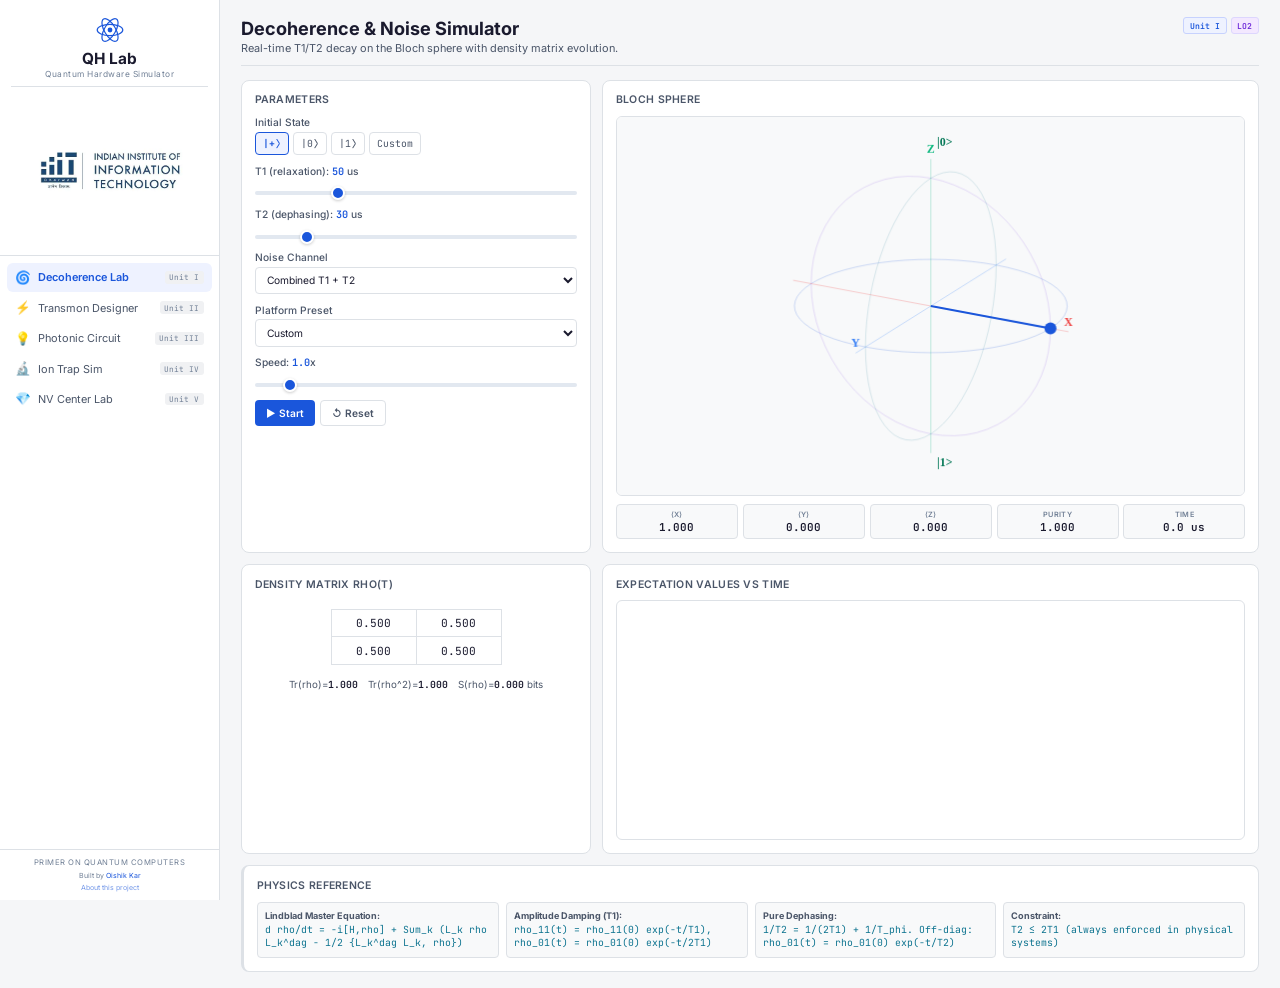
<file: index.html>
<!DOCTYPE html>
<html lang="en">
<head>
<meta charset="UTF-8">
<meta name="viewport" content="width=device-width, initial-scale=1.0">
<title>Quantum Hardware Interactive Lab | IIIT Dharwad</title>
<meta name="description" content="Interactive quantum hardware simulation suite for the Primer on Quantum Computers course at IIIT Dharwad. Simulate transmon qubits, photonic circuits, ion traps, NV centers, and decoherence dynamics.">
<meta name="author" content="Oishik Kar, IIIT Dharwad">
<meta name="keywords" content="quantum computing, quantum hardware, transmon, photonic qubit, ion trap, NV center, Bloch sphere, IIIT Dharwad, simulation">
<meta property="og:title" content="Quantum Hardware Interactive Lab | IIIT Dharwad">
<meta property="og:description" content="Browser-based quantum hardware simulator with real-time physics computations. Built for the Primer on Quantum Computers course.">
<meta property="og:type" content="website">
<link rel="icon" href="data:image/svg+xml,<svg xmlns='http://www.w3.org/2000/svg' viewBox='0 0 100 100'><text y='.9em' font-size='90'>&#9883;</text></svg>">
<link rel="preconnect" href="https://fonts.googleapis.com">
<link href="https://fonts.googleapis.com/css2?family=Inter:wght@300;400;500;600;700;800;900&family=JetBrains+Mono:wght@400;500;600&display=swap" rel="stylesheet">
<style>
:root{--bg:#f5f6f8;--bg2:#fff;--bg3:#fff;--bg4:#f0f1f3;--bgI:#f8f9fa;--brd:#dde1e6;--t1:#1a1a2e;--t2:#4a5568;--t3:#718096;--ta:#1a56db;--ab:#1a56db;--ac:#0e7490;--ap:#6d28d9;--ag:#047857;--aw:#b45309;--ar:#dc2626;--r:8px;--rs:6px;--f:'Inter',sans-serif;--fm:'JetBrains Mono',monospace}
*,*::before,*::after{box-sizing:border-box;margin:0;padding:0}
html{font-size:14px}
body{font-family:var(--f);background:var(--bg);color:var(--t1);display:flex;min-height:100vh;overflow-x:hidden}
::-webkit-scrollbar{width:6px}::-webkit-scrollbar-track{background:#f1f1f1}::-webkit-scrollbar-thumb{background:#c1c1c1;border-radius:3px}

#sidebar{width:220px;min-width:220px;background:var(--bg2);border-right:1px solid var(--brd);position:fixed;top:0;left:0;height:100vh;z-index:100;display:flex;flex-direction:column}
.shead{padding:1rem .8rem .7rem;border-bottom:1px solid var(--brd);text-align:center}
.shead .logo{font-size:2rem;display:block;margin-bottom:.2rem}
.atom-icon{width:32px;height:32px;margin:0 auto .2rem;display:block}
.atom-icon ellipse,.atom-icon circle{fill:none;stroke:var(--ta);stroke-width:1.5}
.atom-icon .nucleus{fill:var(--ta);stroke:none}
.shead h1{font-size:1.1rem;font-weight:700;color:var(--t1)}
.shead .sub{font-size:.6rem;color:var(--t3);letter-spacing:.5px;display:block;margin-top:.1rem}
.college-info{margin-top:.5rem;padding-top:.5rem;border-top:1px solid var(--brd)}
.college-logo{width:150px;margin:0 auto;display:block;opacity:.9}
.college-name{font-size:.6rem;color:var(--t2);font-weight:600}
.nlist{list-style:none;padding:.5rem;flex:1}
.ni{display:flex;align-items:center;gap:.5rem;padding:.5rem .6rem;border-radius:var(--rs);cursor:pointer;transition:background .15s;margin-bottom:.1rem}
.ni:hover{background:var(--bg4)}
.ni.active{background:#eef2ff}
.ni.active .nl{color:var(--ta);font-weight:600}
.nic{font-size:.9rem;flex-shrink:0}
.nl{font-size:.78rem;color:var(--t2);flex:1;white-space:nowrap}
.nu{font-size:.55rem;color:var(--t3);background:var(--bg4);padding:.1rem .3rem;border-radius:3px;font-family:var(--fm)}
.sfoot{padding:.6rem .5rem;border-top:1px solid var(--brd);text-align:center}
.sfoot .course{font-size:.55rem;color:var(--t3);text-transform:uppercase;letter-spacing:.5px;display:block}
.sfoot .credit{font-size:.5rem;color:var(--t3);margin-top:.25rem;display:block}
.sfoot .credit a{color:var(--ta);text-decoration:none}
.about-link{display:block;margin-top:.2rem;font-size:.5rem;color:var(--ta);cursor:pointer;text-decoration:none;opacity:.6;transition:opacity .15s}
.about-link:hover{opacity:1}

#main{flex:1;margin-left:220px;padding:1.2rem 1.5rem;max-width:1100px}
.lab{display:none}.lab.active{display:block}

.lh{display:flex;justify-content:space-between;align-items:flex-start;margin-bottom:1rem;padding-bottom:.7rem;border-bottom:1px solid var(--brd)}
.lh h2{font-size:1.3rem;font-weight:700;color:var(--t1)}
.lh p{color:var(--t2);font-size:.78rem;margin-top:.15rem;max-width:550px}
.hb{display:flex;gap:.3rem}
.badge{font-size:.58rem;font-weight:600;padding:.2rem .4rem;border-radius:3px;font-family:var(--fm)}
.bu{background:#eef2ff;color:var(--ta);border:1px solid #c7d2fe}
.bl{background:#f3e8ff;color:var(--ap);border:1px solid #ddd6fe}

.g2{display:grid;gap:.8rem;grid-template-columns:350px 1fr}
@media(max-width:900px){.g2{grid-template-columns:1fr}}

.p{background:var(--bg3);border:1px solid var(--brd);border-radius:var(--r);padding:.9rem}
.p h3{font-size:.75rem;font-weight:600;color:var(--t2);text-transform:uppercase;letter-spacing:.3px;margin-bottom:.7rem}
.p h4{font-size:.68rem;font-weight:600;color:var(--t2);margin-bottom:.4rem}

.cg{margin-bottom:.7rem}
.cg label{display:block;font-size:.73rem;color:var(--t2);margin-bottom:.25rem;font-weight:500}
.cg label span{color:var(--ta);font-family:var(--fm);font-weight:600}
.cg small{display:block;color:var(--t3);font-size:.6rem;margin-top:.1rem}

input[type=range]{-webkit-appearance:none;width:100%;height:4px;border-radius:2px;background:#e2e8f0;outline:none;cursor:pointer}
input[type=range]::-webkit-slider-thumb{-webkit-appearance:none;width:14px;height:14px;border-radius:50%;background:var(--ab);cursor:pointer;border:2px solid #fff;box-shadow:0 1px 3px rgba(0,0,0,.2)}
input[type=range]::-moz-range-thumb{width:14px;height:14px;border-radius:50%;background:var(--ab);border:2px solid #fff;cursor:pointer}

select{width:100%;padding:.4rem .5rem;background:#fff;border:1px solid var(--brd);border-radius:4px;color:var(--t1);font-family:var(--f);font-size:.73rem;cursor:pointer;outline:none}
select:focus{border-color:var(--ab)}

.br{display:flex;gap:.35rem;margin-top:.7rem}
.btn{padding:.45rem .8rem;border:none;border-radius:4px;font-family:var(--f);font-weight:600;font-size:.73rem;cursor:pointer;transition:background .15s;display:inline-flex;align-items:center;gap:.2rem}
.bp{background:var(--ab);color:#fff}.bp:hover{background:#1e40af}
.bs{background:#fff;color:var(--t2);border:1px solid var(--brd)}.bs:hover{border-color:var(--ab);color:var(--t1)}
.bsm{padding:.3rem .55rem;font-size:.68rem}

.sp{display:flex;gap:.3rem;flex-wrap:wrap}
.sb{padding:.3rem .5rem;border:1px solid var(--brd);border-radius:4px;background:#fff;color:var(--t2);font-family:var(--fm);font-size:.7rem;cursor:pointer;transition:border-color .15s}
.sb:hover{border-color:var(--ab)}
.sb.active{background:#eef2ff;border-color:var(--ab);color:var(--ab);font-weight:600}

.rb{background:var(--bgI);border:1px solid var(--brd);border-radius:var(--rs);padding:.6rem;margin-top:.7rem}
.rb h4{margin-bottom:.4rem;padding-bottom:.25rem;border-bottom:1px solid var(--brd)}
.rr{display:flex;justify-content:space-between;align-items:center;padding:.2rem 0;font-size:.7rem}
.rr span:first-child{color:var(--t2)}.rr span:last-child{color:var(--t1);font-family:var(--fm);font-weight:600}

canvas{width:100%;display:block;border-radius:var(--rs);background:#fff;border:1px solid var(--brd)}

.bro{display:flex;gap:.35rem;margin-top:.6rem;flex-wrap:wrap}
.ri{flex:1;min-width:55px;background:var(--bgI);border:1px solid var(--brd);border-radius:4px;padding:.3rem .35rem;text-align:center}
.rl{display:block;font-size:.52rem;color:var(--t3);font-weight:600;text-transform:uppercase;letter-spacing:.3px}
.rv{display:block;font-size:.78rem;font-family:var(--fm);font-weight:600;color:var(--t1);margin-top:.1rem}

.dm{display:flex;justify-content:center;padding:.6rem}
.mt{border-collapse:collapse;font-family:var(--fm);font-size:.8rem}
.mt td{padding:.45rem .7rem;border:1px solid var(--brd);text-align:center;min-width:85px}
.mi{text-align:center;margin-top:.35rem;font-size:.7rem;color:var(--t2);display:flex;gap:.7rem;justify-content:center;flex-wrap:wrap}
.mi span{color:var(--t1);font-family:var(--fm);font-weight:600}

.tp{margin-top:.8rem;border-left:3px solid var(--brd)}
.tp h3{color:var(--t2)}
.tc{display:grid;grid-template-columns:repeat(auto-fit,minmax(240px,1fr));gap:.5rem}
.eb{background:var(--bgI);border:1px solid var(--brd);border-radius:4px;padding:.5rem}
.eb strong{display:block;font-size:.65rem;color:var(--t2);margin-bottom:.15rem}
.eq{font-family:var(--fm);font-size:.7rem;color:var(--ac);line-height:1.4}

#about-modal{display:none;position:fixed;inset:0;z-index:999;background:rgba(0,0,0,.4);align-items:center;justify-content:center}
#about-modal.show{display:flex}
.about-box{background:#fff;border:1px solid var(--brd);border-radius:var(--r);padding:1.5rem;max-width:460px;width:90%;max-height:80vh;overflow-y:auto;position:relative}
.about-box h2{font-size:1rem;font-weight:700;margin-bottom:.7rem;color:var(--t1)}
.about-box p{font-size:.73rem;color:var(--t2);line-height:1.6;margin-bottom:.5rem}
.about-box .close-btn{position:absolute;top:.7rem;right:.7rem;background:none;border:none;color:var(--t3);font-size:1.1rem;cursor:pointer}
.about-box .tech-badge{display:inline-block;font-size:.58rem;padding:.12rem .35rem;background:var(--bgI);border:1px solid var(--brd);border-radius:3px;color:var(--ac);font-family:var(--fm);margin:.08rem}
</style>
</head>
<body>
<nav id="sidebar">
<div class="shead">
<svg class="atom-icon" viewBox="0 0 40 40"><circle class="nucleus" cx="20" cy="20" r="3"/><ellipse cx="20" cy="20" rx="16" ry="7"/><ellipse cx="20" cy="20" rx="16" ry="7" transform="rotate(60 20 20)"/><ellipse cx="20" cy="20" rx="16" ry="7" transform="rotate(120 20 20)"/></svg>
<h1>QH Lab</h1>
<span class="sub">Quantum Hardware Simulator</span>
<div class="college-info">
<img src="iiitdwd.png" alt="IIIT Dharwad" class="college-logo" onerror="this.outerHTML='<div class=college-name>IIIT Dharwad</div>'">
</div>
</div>
<ul class="nlist">
<li class="ni active" data-lab="coherence"><span class="nic">&#127744;</span><span class="nl">Decoherence Lab</span><span class="nu">Unit I</span></li>
<li class="ni" data-lab="transmon"><span class="nic">&#9889;</span><span class="nl">Transmon Designer</span><span class="nu">Unit II</span></li>
<li class="ni" data-lab="photonic"><span class="nic">&#128161;</span><span class="nl">Photonic Circuit</span><span class="nu">Unit III</span></li>
<li class="ni" data-lab="iontrap"><span class="nic">&#128300;</span><span class="nl">Ion Trap Sim</span><span class="nu">Unit IV</span></li>
<li class="ni" data-lab="nvcenter"><span class="nic">&#128142;</span><span class="nl">NV Center Lab</span><span class="nu">Unit V</span></li>
</ul>
<div class="sfoot">
<span class="course">Primer on Quantum Computers</span>
<span class="credit">Built by <a href="https://github.com/light-oishikk" target="_blank">Oishik Kar</a></span>
<a class="about-link" onclick="document.getElementById('about-modal').classList.add('show')">About this project</a>
</div>
</nav>

<div id="about-modal">
<div class="about-box">
<button class="close-btn" onclick="document.getElementById('about-modal').classList.remove('show')">&times;</button>
<h2>Quantum Hardware Interactive Lab</h2>
<p><strong>Course:</strong> A Primer on Quantum Computers &mdash; IIIT Dharwad</p>
<p>This tool provides interactive, browser-based simulations for five core quantum hardware platforms studied in the course. All computations are performed in real-time using first-principles physics models.</p>
<p><strong>Computation Engine:</strong></p>
<p>&#8226; <span class="tech-badge">Jacobi Eigenvalue Solver</span> for Hamiltonian diagonalization (Transmon, NV Center)<br>
&#8226; <span class="tech-badge">Lindblad Dynamics</span> analytical solutions for decoherence evolution<br>
&#8226; <span class="tech-badge">Mathieu Stability</span> pixel-level stability region computation for ion traps<br>
&#8226; <span class="tech-badge">Fock State Algebra</span> beam splitter transformations for photonic circuits</p>
<p><strong>No pre-computed data</strong> &mdash; every plot is generated from the underlying equations when you click Compute. All matrix diagonalizations happen live in the browser.</p>
<p style="margin-top:.8rem;font-size:.65rem;color:var(--t3)">Zero external dependencies &bull; Pure HTML5/CSS3/JavaScript &bull; Canvas API rendering &bull; ~50KB total</p>
<p style="font-size:.65rem;color:var(--t3)">Developed by Oishik Kar &bull; IIIT Dharwad &bull; 2026</p>
</div>
</div>

<main id="main">

<!-- LAB 1 -->
<section id="lab-coherence" class="lab active">
<div class="lh"><div><h2>Decoherence &amp; Noise Simulator</h2><p>Real-time T1/T2 decay on the Bloch sphere with density matrix evolution.</p></div><div class="hb"><span class="badge bu">Unit I</span><span class="badge bl">LO2</span></div></div>
<div class="g2">
<div class="p">
<h3>Parameters</h3>
<div class="cg"><label>Initial State</label><div class="sp"><button class="sb active" data-st="plus" onclick="setSt(this)">|+&rang;</button><button class="sb" data-st="zero" onclick="setSt(this)">|0&rang;</button><button class="sb" data-st="one" onclick="setSt(this)">|1&rang;</button><button class="sb" data-st="custom" onclick="setSt(this)">Custom</button></div></div>
<div class="cg" id="custA" style="display:none"><label>theta: <span id="thV">90</span>deg</label><input type="range" id="thR" min="0" max="180" value="90" step="1" oninput="document.getElementById('thV').textContent=this.value"><label>phi: <span id="phV">0</span>deg</label><input type="range" id="phR" min="0" max="360" value="0" step="1" oninput="document.getElementById('phV').textContent=this.value"></div>
<div class="cg"><label>T1 (relaxation): <span id="t1V">50</span> us</label><input type="range" id="t1R" min="1" max="200" value="50" oninput="document.getElementById('t1V').textContent=this.value"></div>
<div class="cg"><label>T2 (dephasing): <span id="t2V">30</span> us</label><input type="range" id="t2R" min="1" max="200" value="30" oninput="document.getElementById('t2V').textContent=this.value"></div>
<div class="cg"><label>Noise Channel</label><select id="chSel"><option value="combined">Combined T1 + T2</option><option value="amplitude">Amplitude Damping</option><option value="phase">Phase Damping</option><option value="depolarizing">Depolarizing</option></select></div>
<div class="cg"><label>Platform Preset</label><select id="presSel" onchange="applyPreset(this.value)"><option value="">Custom</option><option value="transmon">Transmon (T1~50us, T2~30us)</option><option value="ion">Trapped Ion (T1~200us, T2~200us)</option><option value="nv">NV Center (T1~120us, T2~40us)</option></select></div>
<div class="cg"><label>Speed: <span id="spV">1.0</span>x</label><input type="range" id="spR" min="0.1" max="10" value="1" step="0.1" oninput="document.getElementById('spV').textContent=parseFloat(this.value).toFixed(1)"></div>
<div class="br"><button class="btn bp" id="cohGo" onclick="toggleCoh()">&#9654; Start</button><button class="btn bs" onclick="resetCoh()">&#8634; Reset</button></div>
</div>
<div class="p">
<h3>Bloch Sphere</h3>
<canvas id="cBloch" style="height:380px"></canvas>
<div class="bro">
<div class="ri"><span class="rl">&lang;X&rang;</span><span class="rv" id="dRx">1.000</span></div>
<div class="ri"><span class="rl">&lang;Y&rang;</span><span class="rv" id="dRy">0.000</span></div>
<div class="ri"><span class="rl">&lang;Z&rang;</span><span class="rv" id="dRz">0.000</span></div>
<div class="ri"><span class="rl">Purity</span><span class="rv" id="dPu">1.000</span></div>
<div class="ri"><span class="rl">Time</span><span class="rv" id="dTm">0.0 us</span></div>
</div>
</div>
</div>
<div class="g2" style="margin-top:.8rem">
<div class="p">
<h3>Density Matrix rho(t)</h3>
<div class="dm"><table class="mt"><tr><td id="r00">0.500</td><td id="r01">0.500</td></tr><tr><td id="r10">0.500</td><td id="r11">0.500</td></tr></table></div>
<div class="mi"><p>Tr(rho)=<span id="dTr">1.000</span></p><p>Tr(rho^2)=<span id="dPu2">1.000</span></p><p>S(rho)=<span id="dEn">0.000</span> bits</p></div>
</div>
<div class="p"><h3>Expectation Values vs Time</h3><canvas id="cDecay" style="height:240px"></canvas></div>
</div>
<div class="p tp">
<h3>Physics Reference</h3>
<div class="tc">
<div class="eb"><strong>Lindblad Master Equation:</strong><div class="eq">d rho/dt = -i[H,rho] + Sum_k (L_k rho L_k^dag - 1/2 {L_k^dag L_k, rho})</div></div>
<div class="eb"><strong>Amplitude Damping (T1):</strong><div class="eq">rho_11(t) = rho_11(0) exp(-t/T1), rho_01(t) = rho_01(0) exp(-t/2T1)</div></div>
<div class="eb"><strong>Pure Dephasing:</strong><div class="eq">1/T2 = 1/(2T1) + 1/T_phi. Off-diag: rho_01(t) = rho_01(0) exp(-t/T2)</div></div>
<div class="eb"><strong>Constraint:</strong><div class="eq">T2 &le; 2T1 (always enforced in physical systems)</div></div>
</div>
</div>
</section>

<!-- LAB 2 -->
<section id="lab-transmon" class="lab">
<div class="lh"><div><h2>Transmon Qubit Designer</h2><p>Diagonalize the Cooper Pair Box Hamiltonian. Tune E_J/E_C to design a transmon.</p></div><div class="hb"><span class="badge bu">Unit II</span><span class="badge bl">LO4</span></div></div>
<div class="g2">
<div class="p">
<h3>Hamiltonian Parameters</h3>
<div class="cg"><label>E_J / E_C: <span id="trRV">50</span></label><input type="range" id="trR" min="1" max="100" value="50" step="0.5" oninput="document.getElementById('trRV').textContent=this.value"></div>
<div class="cg"><label>E_C (GHz): <span id="trEV">0.20</span></label><input type="range" id="trE" min="0.05" max="1" value="0.2" step="0.01" oninput="document.getElementById('trEV').textContent=parseFloat(this.value).toFixed(2)"></div>
<div class="cg"><label>Gate Charge n_g: <span id="trNV">0.00</span></label><input type="range" id="trN" min="0" max="1" value="0" step="0.01" oninput="document.getElementById('trNV').textContent=parseFloat(this.value).toFixed(2)"></div>
<div class="cg"><label>Charge basis: <span id="trBV">15</span></label><input type="range" id="trB" min="5" max="30" value="15" step="1" oninput="document.getElementById('trBV').textContent=this.value"></div>
<div class="cg"><label># Levels: <span id="trLV">5</span></label><input type="range" id="trL" min="2" max="8" value="5" step="1" oninput="document.getElementById('trLV').textContent=this.value"></div>
<div class="br"><button class="btn bp" onclick="compTrans()">Compute Spectrum</button><button class="btn bs" onclick="sweepEjEc()">Sweep E_J/E_C</button></div>
<div class="br"><button class="btn bs bsm" onclick="sweepNg()">Sweep n_g</button></div>
<div class="rb"><h4>Computed Properties</h4>
<div class="rr"><span>w_01 (qubit freq)</span><span id="tw01">--</span></div>
<div class="rr"><span>w_12</span><span id="tw12">--</span></div>
<div class="rr"><span>Anharmonicity alpha</span><span id="tAlpha">--</span></div>
<div class="rr"><span>alpha / w_01</span><span id="tRel">--</span></div>
<div class="rr"><span>Charge dispersion</span><span id="tDisp">--</span></div>
</div>
</div>
<div class="p"><h3>Energy Spectrum</h3><canvas id="cSpec" style="height:420px"></canvas></div>
</div>
<div class="g2" style="margin-top:.8rem">
<div class="p"><h3>Energy vs Gate Charge n_g</h3><canvas id="cNg" style="height:280px"></canvas></div>
<div class="p"><h3>Energy Levels vs E_J/E_C</h3><canvas id="cAnharm" style="height:280px"></canvas></div>
</div>
<div class="p tp"><h3>Physics Reference</h3><div class="tc">
<div class="eb"><strong>CPB Hamiltonian:</strong><div class="eq">H = 4 E_C (n - n_g)^2 - E_J cos(phi)</div></div>
<div class="eb"><strong>Charge basis:</strong><div class="eq">&lang;n|H|n&rang; = 4 E_C (n-n_g)^2, &lang;n|H|n+/-1&rang; = -E_J/2</div></div>
<div class="eb"><strong>Transmon (E_J/E_C >> 1):</strong><div class="eq">E_m ~ -E_J + sqrt(8 E_J E_C)(m+1/2) - E_C/12 (6m^2+6m+3)</div></div>
<div class="eb"><strong>Anharmonicity:</strong><div class="eq">alpha = w_12 - w_01 ~ -E_C</div></div>
</div></div>
</section>

<!-- LAB 3 -->
<section id="lab-photonic" class="lab">
<div class="lh"><div><h2>Photonic Quantum Circuit Lab</h2><p>Beam splitter interference and Hong-Ou-Mandel effect simulation.</p></div><div class="hb"><span class="badge bu">Unit III</span><span class="badge bl">LO1,LO3</span></div></div>
<div class="g2">
<div class="p">
<h3>Hong-Ou-Mandel Experiment</h3>
<div class="cg"><label>Reflectivity R: <span id="pRV">0.50</span></label><input type="range" id="pRR" min="0" max="1" value="0.5" step="0.01" oninput="document.getElementById('pRV').textContent=parseFloat(this.value).toFixed(2)"></div>
<div class="cg"><label>Distinguishability xi: <span id="pDV">0.00</span></label><input type="range" id="pDR" min="0" max="1" value="0" step="0.01" oninput="document.getElementById('pDV').textContent=parseFloat(this.value).toFixed(2)"><small>0=identical, 1=distinguishable</small></div>
<div class="br"><button class="btn bp" onclick="compPhot()">Compute</button><button class="btn bs" onclick="sweepHOM()">HOM Dip Sweep</button></div>
<div class="rb"><h4>Output Probabilities</h4>
<div class="rr"><span>P(2,0)</span><span id="pp20">--</span></div>
<div class="rr"><span>P(0,2)</span><span id="pp02">--</span></div>
<div class="rr"><span>P(1,1) coincidence</span><span id="pp11">--</span></div>
<div class="rr"><span>HOM Visibility</span><span id="pVis">--</span></div>
</div>
<h3 style="margin-top:1.2rem">Mach-Zehnder</h3>
<div class="cg"><label>Phase phi_MZ: <span id="pMV">0</span> deg</label><input type="range" id="pMR" min="0" max="360" value="0" step="1" oninput="document.getElementById('pMV').textContent=this.value"></div>
<button class="btn bp bsm" onclick="compMZI()">Compute MZI</button>
<div class="rb" style="margin-top:.4rem"><div class="rr"><span>P(det 1)</span><span id="pM1">--</span></div><div class="rr"><span>P(det 2)</span><span id="pM2">--</span></div></div>
</div>
<div class="p"><h3>HOM Dip</h3><canvas id="cHOM" style="height:300px"></canvas><h3 style="margin-top:.8rem">Beam Splitter</h3><canvas id="cBS" style="height:200px"></canvas></div>
</div>
<div class="p tp"><h3>Physics Reference</h3><div class="tc">
<div class="eb"><strong>BS Transform:</strong><div class="eq">(a'1,a'2)^T = U(a1,a2)^T, U=[[sqrt(R),i*sqrt(T)],[i*sqrt(T),sqrt(R)]]</div></div>
<div class="eb"><strong>HOM Effect (50:50):</strong><div class="eq">|1,1&rang; -> (i/sqrt(2))(|2,0&rang; + |0,2&rang;) -- zero coincidences</div></div>
<div class="eb"><strong>Coincidence:</strong><div class="eq">P_11(tau) = 1/2 [1 - exp(-(tau/tau_c)^2)]</div></div>
</div></div>
</section>

<!-- LAB 4 -->
<section id="lab-iontrap" class="lab">
<div class="lh"><div><h2>Ion Trap Physics Simulator</h2><p>Paul trap stability diagram, secular frequency, and Rabi oscillations.</p></div><div class="hb"><span class="badge bu">Unit IV</span><span class="badge bl">LO1,LO4</span></div></div>
<div class="g2">
<div class="p">
<h3>Paul Trap Parameters</h3>
<div class="cg"><label>Mathieu a: <span id="iaV">0.000</span></label><input type="range" id="iaR" min="-0.5" max="0.5" value="0" step="0.005" oninput="document.getElementById('iaV').textContent=parseFloat(this.value).toFixed(3)"></div>
<div class="cg"><label>Mathieu q: <span id="iqV">0.400</span></label><input type="range" id="iqR" min="0" max="0.908" value="0.4" step="0.005" oninput="document.getElementById('iqV').textContent=parseFloat(this.value).toFixed(3)"></div>
<div class="cg"><label>RF freq Omega (MHz): <span id="ioV">20</span></label><input type="range" id="ioR" min="5" max="100" value="20" step="1" oninput="document.getElementById('ioV').textContent=this.value"></div>
<div class="br"><button class="btn bp" onclick="compIon()">Compute</button></div>
<div class="rb"><h4>Trap Properties</h4>
<div class="rr"><span>Stability</span><span id="iSt">--</span></div>
<div class="rr"><span>Secular freq</span><span id="iSec">--</span></div>
<div class="rr"><span>Trap depth (eV)</span><span id="iDep">--</span></div>
</div>
<h3 style="margin-top:1rem">Rabi Oscillations</h3>
<div class="cg"><label>Rabi freq (kHz): <span id="irV">100</span></label><input type="range" id="irR" min="1" max="500" value="100" step="1" oninput="document.getElementById('irV').textContent=this.value"></div>
<div class="cg"><label>Detuning (kHz): <span id="idV">0</span></label><input type="range" id="idR" min="-200" max="200" value="0" step="1" oninput="document.getElementById('idV').textContent=this.value"></div>
<div class="cg"><label>Damping (kHz): <span id="igV">0</span></label><input type="range" id="igR" min="0" max="50" value="0" step="0.5" oninput="document.getElementById('igV').textContent=this.value"></div>
<button class="btn bp bsm" onclick="compRabi()">Compute Rabi</button>
</div>
<div class="p"><h3>Stability Diagram</h3><canvas id="cStab" style="height:340px"></canvas><h3 style="margin-top:.8rem">Rabi Oscillations</h3><canvas id="cRabi" style="height:240px"></canvas></div>
</div>
<div class="p tp"><h3>Physics Reference</h3><div class="tc">
<div class="eb"><strong>Mathieu Equation:</strong><div class="eq">d^2 u/d zeta^2 + (a - 2q cos(2 zeta)) u = 0</div></div>
<div class="eb"><strong>Secular Frequency:</strong><div class="eq">w_sec = (Omega/2) sqrt(a + q^2/2)</div></div>
<div class="eb"><strong>Rabi:</strong><div class="eq">P_up(t) = (Omega_R^2/Omega'^2) sin^2(Omega' t/2), Omega'=sqrt(Omega_R^2 + delta^2)</div></div>
</div></div>
</section>

<!-- LAB 5 -->
<section id="lab-nvcenter" class="lab">
<div class="lh"><div><h2>NV Center Spin Lab</h2><p>Simulate Zeeman splitting, ODMR spectra in diamond NV centers.</p></div><div class="hb"><span class="badge bu">Unit V</span><span class="badge bl">LO1,LO4</span></div></div>
<div class="g2">
<div class="p">
<h3>NV Center Parameters</h3>
<div class="cg"><label>B field (mT): <span id="nbV">0</span></label><input type="range" id="nbR" min="0" max="200" value="0" step="0.5" oninput="document.getElementById('nbV').textContent=this.value"></div>
<div class="cg"><label>Field angle (deg): <span id="ntV">0</span></label><input type="range" id="ntR" min="0" max="90" value="0" step="1" oninput="document.getElementById('ntV').textContent=this.value"><small>0=along NV axis</small></div>
<div class="cg"><label>D (GHz): <span id="ndV">2.870</span></label><input type="range" id="ndR" min="2.8" max="2.9" value="2.87" step="0.001" oninput="document.getElementById('ndV').textContent=parseFloat(this.value).toFixed(3)"></div>
<div class="cg"><label>Strain E (MHz): <span id="neV">0</span></label><input type="range" id="neR" min="0" max="50" value="0" step="0.5" oninput="document.getElementById('neV').textContent=this.value"></div>
<div class="br"><button class="btn bp" onclick="compNV()">Compute</button><button class="btn bs" onclick="sweepNVB()">Sweep B Field</button></div>
<div class="rb"><h4>Energy Levels (GHz)</h4>
<div class="rr"><span>E(ms=0)</span><span id="ne0">--</span></div>
<div class="rr"><span>E(ms=+1)</span><span id="nep">--</span></div>
<div class="rr"><span>E(ms=-1)</span><span id="nem">--</span></div>
<div class="rr"><span>f+ transition</span><span id="nfp">--</span></div>
<div class="rr"><span>f- transition</span><span id="nfm">--</span></div>
<div class="rr"><span>Splitting</span><span id="nSp">--</span></div>
</div>
</div>
<div class="p"><h3>Energy vs B Field</h3><canvas id="cNVE" style="height:300px"></canvas><h3 style="margin-top:.8rem">ODMR Spectrum</h3><canvas id="cODMR" style="height:220px"></canvas></div>
</div>
<div class="p tp"><h3>Physics Reference</h3><div class="tc">
<div class="eb"><strong>Spin Hamiltonian (S=1):</strong><div class="eq">H = D*Sz^2 + E(Sx^2 - Sy^2) + ge*muB*B.S</div></div>
<div class="eb"><strong>Zero-field splitting:</strong><div class="eq">D ~ 2.87 GHz, lifts |ms=0&rang; vs |ms=+/-1&rang; degeneracy</div></div>
<div class="eb"><strong>Zeeman (B || NV):</strong><div class="eq">f+/- = D +/- 28.025 GHz/T * B</div></div>
</div></div>
</section>

</main>

<script>
// === NAV ===
document.getElementById('sidebar').addEventListener('click',function(e){
    var it=e.target.closest('.ni');if(!it)return;
    document.querySelectorAll('.ni').forEach(function(n){n.classList.remove('active')});
    document.querySelectorAll('.lab').forEach(function(s){s.classList.remove('active')});
    it.classList.add('active');
    document.getElementById('lab-'+it.dataset.lab).classList.add('active');
});

// === PLOT UTIL ===
function gcs(c){var r=c.getBoundingClientRect();return{w:r.width||c.offsetWidth||500,h:r.height||c.offsetHeight||300}}
var COLS=['#1a56db','#047857','#b45309','#dc2626','#6d28d9','#be185d','#0e7490','#4d7c0f'];

function drawPlot(c,cfg){
    var s=gcs(c),w=s.w,h=s.h,dp=window.devicePixelRatio||1;
    c.width=w*dp;c.height=h*dp;
    var x=c.getContext('2d');x.scale(dp,dp);
    var P={t:28,r:18,b:36,l:50},pW=w-P.l-P.r,pH=h-P.t-P.b;
    x.fillStyle='#fff';x.fillRect(0,0,w,h);
    var xR=cfg.xMax-cfg.xMin||1,yR=cfg.yMax-cfg.yMin||1;
    function tx(v){return P.l+(v-cfg.xMin)/xR*pW}
    function ty(v){return P.t+pH-(v-cfg.yMin)/yR*pH}
    // grid
    x.strokeStyle='#e8ecf0';x.lineWidth=.5;
    for(var i=0;i<=5;i++){var gx=P.l+i/5*pW;x.beginPath();x.moveTo(gx,P.t);x.lineTo(gx,P.t+pH);x.stroke();var gy=P.t+i/5*pH;x.beginPath();x.moveTo(P.l,gy);x.lineTo(P.l+pW,gy);x.stroke()}
    // axes
    x.strokeStyle='#ccd0d5';x.lineWidth=1;x.beginPath();x.moveTo(P.l,P.t);x.lineTo(P.l,P.t+pH);x.lineTo(P.l+pW,P.t+pH);x.stroke();
    // labels
    x.fillStyle='#718096';x.font='10px Inter';x.textAlign='center';
    for(var i=0;i<=5;i++){var v=cfg.xMin+i/5*xR;x.fillText(v.toPrecision(3),P.l+i/5*pW,P.t+pH+15)}
    x.textAlign='right';for(var i=0;i<=5;i++){var v=cfg.yMin+(1-i/5)*yR;x.fillText(v.toPrecision(3),P.l-6,P.t+i/5*pH+4)}
    if(cfg.xL){x.fillStyle='#4a5568';x.font='11px Inter';x.textAlign='center';x.fillText(cfg.xL,P.l+pW/2,h-4)}
    if(cfg.yL){x.save();x.translate(10,P.t+pH/2);x.rotate(-Math.PI/2);x.fillStyle='#4a5568';x.font='11px Inter';x.textAlign='center';x.fillText(cfg.yL,0,0);x.restore()}
    if(cfg.title){x.fillStyle='#1a1a2e';x.font='bold 12px Inter';x.textAlign='center';x.fillText(cfg.title,P.l+pW/2,14)}
    // data
    cfg.ds.forEach(function(d,di){
        x.strokeStyle=d.c||COLS[di%8];x.lineWidth=d.dash?1.5:2;
        if(d.dash)x.setLineDash([5,3]);else x.setLineDash([]);
        x.beginPath();var st=false;
        for(var i=0;i<d.x.length;i++){var px=tx(d.x[i]),py=ty(d.y[i]);
            if(py<P.t-5||py>P.t+pH+5){st=false;continue}
            if(!st){x.moveTo(px,py);st=true}else x.lineTo(px,py)}
        x.stroke();x.setLineDash([]);
    });
    // legend
    var lx=P.l+8,ly=P.t+8;x.font='10px Inter';
    cfg.ds.forEach(function(d,di){if(!d.l)return;x.fillStyle=d.c||COLS[di%8];x.fillRect(lx,ly-3,12,3);x.fillStyle='#4a5568';x.textAlign='left';x.fillText(d.l,lx+16,ly+1);ly+=13});
}

// === EIGENVALUE SOLVER (Jacobi) ===
function eig(M,n){
    var A=[],V=[];
    for(var i=0;i<n;i++){A[i]=[];V[i]=[];for(var j=0;j<n;j++){A[i][j]=M[i][j];V[i][j]=i===j?1:0}}
    for(var it=0;it<200;it++){
        var mx=0,p=0,q=1;
        for(var i=0;i<n;i++)for(var j=i+1;j<n;j++)if(Math.abs(A[i][j])>mx){mx=Math.abs(A[i][j]);p=i;q=j}
        if(mx<1e-12)break;
        var th=.5*Math.atan2(2*A[p][q],A[q][q]-A[p][p]),co=Math.cos(th),si=Math.sin(th);
        var pp=A[p][p],qq=A[q][q],pq=A[p][q];
        A[p][p]=co*co*pp-2*si*co*pq+si*si*qq;A[q][q]=si*si*pp+2*si*co*pq+co*co*qq;A[p][q]=0;A[q][p]=0;
        for(var i=0;i<n;i++){if(i!==p&&i!==q){var ip=A[i][p],iq=A[i][q];A[i][p]=co*ip-si*iq;A[p][i]=A[i][p];A[i][q]=si*ip+co*iq;A[q][i]=A[i][q]}}
        for(var i=0;i<n;i++){var vp=V[i][p],vq=V[i][q];V[i][p]=co*vp-si*vq;V[i][q]=si*vp+co*vq}
    }
    var ev=[];for(var i=0;i<n;i++)ev.push(A[i][i]);
    var idx=ev.map(function(_,i){return i});idx.sort(function(a,b){return ev[a]-ev[b]});
    return idx.map(function(i){return ev[i]});
}

// ==========================================
// LAB 1: DECOHERENCE
// ==========================================
var C={run:false,t:0,rx0:1,ry0:0,rz0:0,rx:1,ry:0,rz:0,hist:{t:[],rx:[],ry:[],rz:[],pu:[]},aid:null,lt:null};

function setSt(btn){
    document.querySelectorAll('.sb').forEach(function(b){b.classList.remove('active')});
    btn.classList.add('active');
    var s=btn.dataset.st;
    document.getElementById('custA').style.display=s==='custom'?'block':'none';
    initCS(s);drawBloch();updCohDisp();
}
function applyPreset(v){
    if(v==='transmon'){document.getElementById('t1R').value=50;document.getElementById('t2R').value=30}
    else if(v==='ion'){document.getElementById('t1R').value=200;document.getElementById('t2R').value=200}
    else if(v==='nv'){document.getElementById('t1R').value=120;document.getElementById('t2R').value=40}
    document.getElementById('t1V').textContent=document.getElementById('t1R').value;
    document.getElementById('t2V').textContent=document.getElementById('t2R').value;
}
function initCS(s){
    var th=Math.PI/2,ph=0;
    if(s==='zero'){th=0}else if(s==='one'){th=Math.PI}else if(s==='custom'){th=parseFloat(document.getElementById('thR').value)*Math.PI/180;ph=parseFloat(document.getElementById('phR').value)*Math.PI/180}
    C.rx0=Math.sin(th)*Math.cos(ph);C.ry0=Math.sin(th)*Math.sin(ph);C.rz0=Math.cos(th);
    C.rx=C.rx0;C.ry=C.ry0;C.rz=C.rz0;C.t=0;C.hist={t:[],rx:[],ry:[],rz:[],pu:[]};
}
function evolve(){
    var T1=parseFloat(document.getElementById('t1R').value),T2=parseFloat(document.getElementById('t2R').value),ch=document.getElementById('chSel').value,t=C.t;
    if(ch==='combined'){C.rx=C.rx0*Math.exp(-t/T2);C.ry=C.ry0*Math.exp(-t/T2);C.rz=1-(1-C.rz0)*Math.exp(-t/T1)}
    else if(ch==='amplitude'){C.rx=C.rx0*Math.exp(-t/(2*T1));C.ry=C.ry0*Math.exp(-t/(2*T1));C.rz=1-(1-C.rz0)*Math.exp(-t/T1)}
    else if(ch==='phase'){C.rx=C.rx0*Math.exp(-t/T2);C.ry=C.ry0*Math.exp(-t/T2);C.rz=C.rz0}
    else{var d=Math.exp(-t/T1);C.rx=C.rx0*d;C.ry=C.ry0*d;C.rz=C.rz0*d}
}
function drawBloch(){
    var cv=document.getElementById('cBloch'),s=gcs(cv),w=s.w,h=s.h,dp=window.devicePixelRatio||1;
    cv.width=w*dp;cv.height=h*dp;var x=cv.getContext('2d');x.scale(dp,dp);
    var cx=w/2,cy=h/2,R=Math.min(w,h)*.36;
    x.fillStyle='#f8f9fa';x.fillRect(0,0,w,h);
    var tX=.35,tY=-.5;
    function pr(a,b,c){var x1=a*Math.cos(tY)+c*Math.sin(tY),z1=-a*Math.sin(tY)+c*Math.cos(tY),y1=b*Math.cos(tX)-z1*Math.sin(tX);return{x:cx+x1*R,y:cy-y1*R}}
    // circles
    function drawCircle(fx,fy,fz,col){x.strokeStyle=col;x.lineWidth=1;x.beginPath();for(var i=0;i<=64;i++){var a=i/64*Math.PI*2,p=pr(fx(a),fy(a),fz(a));if(i===0)x.moveTo(p.x,p.y);else x.lineTo(p.x,p.y)}x.stroke()}
    drawCircle(Math.cos,function(){return 0},Math.sin,'rgba(26,86,219,.2)');
    drawCircle(Math.cos,Math.sin,function(){return 0},'rgba(109,40,217,.15)');
    drawCircle(function(){return 0},Math.cos,Math.sin,'rgba(14,116,144,.15)');
    // axes
    var axes=[{d:[1,0,0],l:'X',c:'#ef4444'},{d:[0,1,0],l:'Z',c:'#10b981'},{d:[0,0,1],l:'Y',c:'#3b82f6'}];
    axes.forEach(function(ax){
        var pp=pr(ax.d[0]*1.15,ax.d[1]*1.15,ax.d[2]*1.15),pn=pr(-ax.d[0]*1.15,-ax.d[1]*1.15,-ax.d[2]*1.15);
        x.strokeStyle=ax.c+'40';x.lineWidth=1;x.beginPath();x.moveTo(pn.x,pn.y);x.lineTo(pp.x,pp.y);x.stroke();
        x.fillStyle=ax.c;x.font='bold 12px Inter';x.textAlign='center';x.fillText(ax.l,pp.x,pp.y-6);
    });
    var p0=pr(0,1.25,0),p1=pr(0,-1.25,0);
    x.fillStyle='#047857';x.font='bold 12px JetBrains Mono';x.fillText('|0>',p0.x+14,p0.y);x.fillText('|1>',p1.x+14,p1.y);
    // trail
    if(C.hist.rx.length>1){var ln=C.hist.rx.length;x.strokeStyle='rgba(139,92,246,.4)';x.lineWidth=1.5;x.beginPath();
        for(var i=Math.max(0,ln-400);i<ln;i++){var p=pr(C.hist.rx[i],C.hist.rz[i],C.hist.ry[i]);if(i===Math.max(0,ln-400))x.moveTo(p.x,p.y);else x.lineTo(p.x,p.y)}x.stroke()}
    // vector
    var pS=pr(C.rx,C.rz,C.ry),pO=pr(0,0,0);
    x.strokeStyle='#1a56db';x.lineWidth=2;x.beginPath();x.moveTo(pO.x,pO.y);x.lineTo(pS.x,pS.y);x.stroke();
    var pu=C.rx*C.rx+C.ry*C.ry+C.rz*C.rz,ps=4+2*pu;
    x.beginPath();x.arc(pS.x,pS.y,ps,0,Math.PI*2);x.fillStyle='#1a56db';x.fill();
}
function updCohDisp(){
    var rx=C.rx,ry=C.ry,rz=C.rz;
    document.getElementById('dRx').textContent=rx.toFixed(3);document.getElementById('dRy').textContent=ry.toFixed(3);document.getElementById('dRz').textContent=rz.toFixed(3);
    var pu=.5*(1+rx*rx+ry*ry+rz*rz);
    document.getElementById('dPu').textContent=pu.toFixed(3);document.getElementById('dTm').textContent=C.t.toFixed(1)+' us';
    var r00=.5*(1+rz),r11=.5*(1-rz),r01=.5*rx;
    document.getElementById('r00').textContent=r00.toFixed(3);document.getElementById('r11').textContent=r11.toFixed(3);
    document.getElementById('r01').textContent=r01.toFixed(3);document.getElementById('r10').textContent=r01.toFixed(3);
    document.getElementById('dTr').textContent=(r00+r11).toFixed(3);document.getElementById('dPu2').textContent=pu.toFixed(3);
    var lam=.5*(1+Math.sqrt(rx*rx+ry*ry+rz*rz)),l2=1-lam,en=0;
    if(lam>1e-10&&lam<1-1e-10)en=-lam*Math.log2(lam)-l2*Math.log2(l2);
    document.getElementById('dEn').textContent=en.toFixed(3);
}
function cohLoop(ts){
    if(!C.run)return;
    if(!C.lt)C.lt=ts;var el=(ts-C.lt)/1000;C.lt=ts;
    var sp=parseFloat(document.getElementById('spR').value);C.t+=el*sp*10;
    evolve();
    if(C.hist.t.length===0||C.t-C.hist.t[C.hist.t.length-1]>.1){C.hist.t.push(C.t);C.hist.rx.push(C.rx);C.hist.ry.push(C.ry);C.hist.rz.push(C.rz);C.hist.pu.push(.5*(1+C.rx*C.rx+C.ry*C.ry+C.rz*C.rz))}
    drawBloch();updCohDisp();
    if(C.hist.t.length>2){var tm=Math.max(C.hist.t[C.hist.t.length-1],10);
        drawPlot(document.getElementById('cDecay'),{xMin:0,xMax:tm,yMin:-1.1,yMax:1.1,xL:'Time (us)',yL:'Value',ds:[{x:C.hist.t,y:C.hist.rx,c:'#ef4444',l:'<X>'},{x:C.hist.t,y:C.hist.ry,c:'#3b82f6',l:'<Y>'},{x:C.hist.t,y:C.hist.rz,c:'#10b981',l:'<Z>'},{x:C.hist.t,y:C.hist.pu,c:'#f59e0b',l:'Purity',dash:1}]})}
    C.aid=requestAnimationFrame(cohLoop);
}
function toggleCoh(){if(C.run){C.run=false;document.getElementById('cohGo').innerHTML='&#9654; Start'}else{C.run=true;C.lt=null;document.getElementById('cohGo').innerHTML='&#9646;&#9646; Pause';cohLoop(performance.now())}}
function resetCoh(){C.run=false;document.getElementById('cohGo').innerHTML='&#9654; Start';if(C.aid)cancelAnimationFrame(C.aid);var a=document.querySelector('.sb.active');initCS(a?a.dataset.st:'plus');drawBloch();updCohDisp()}

// ==========================================
// LAB 2: TRANSMON
// ==========================================
function buildH(ej_ec,ec,ng,nm){
    var ej=ej_ec*ec,dim=2*nm+1,H=[];
    for(var i=0;i<dim;i++){H[i]=[];for(var j=0;j<dim;j++)H[i][j]=0}
    for(var i=0;i<dim;i++){var n=i-nm;H[i][i]=4*ec*(n-ng)*(n-ng);if(i+1<dim){H[i][i+1]=-ej/2;H[i+1][i]=-ej/2}}
    return{H:H,dim:dim};
}
function compTrans(){
    var ratio=parseFloat(document.getElementById('trR').value),ec=parseFloat(document.getElementById('trE').value),ng=parseFloat(document.getElementById('trN').value),nm=parseInt(document.getElementById('trB').value),nl=parseInt(document.getElementById('trL').value);
    var r=buildH(ratio,ec,ng,nm),ev=eig(r.H,r.dim),E0=ev[0],en=[];
    for(var i=0;i<nl;i++)en.push(ev[i]-E0);
    if(nl>=2){document.getElementById('tw01').textContent=(en[1]).toFixed(4)+' GHz'}
    if(nl>=3){var w12=en[2]-en[1],w01=en[1];document.getElementById('tw12').textContent=w12.toFixed(4)+' GHz';var al=w12-w01;document.getElementById('tAlpha').textContent=(al*1000).toFixed(1)+' MHz';document.getElementById('tRel').textContent=(al/w01*100).toFixed(2)+'%'}
    // charge dispersion
    var e05=eig(buildH(ratio,ec,.5,nm).H,2*nm+1),e00=eig(buildH(ratio,ec,0,nm).H,2*nm+1);
    document.getElementById('tDisp').textContent=(Math.abs((e05[1]-e05[0])-(e00[1]-e00[0]))*1000).toFixed(3)+' MHz';
    // draw spectrum
    var cv=document.getElementById('cSpec'),s=gcs(cv),w=s.w,h=s.h,dp=window.devicePixelRatio||1;
    cv.width=w*dp;cv.height=h*dp;var x=cv.getContext('2d');x.scale(dp,dp);
    x.fillStyle='#fff';x.fillRect(0,0,w,h);
    var pad={t:35,r:35,b:35,l:55},pH=h-pad.t-pad.b,pW=w-pad.l-pad.r,mE=en[en.length-1]*1.1||1;
    en.forEach(function(E,i){
        var y=pad.t+pH-(E/mE)*pH,x1=pad.l+pW*.15,x2=pad.l+pW*.8;
        x.strokeStyle=COLS[i%8];x.lineWidth=3;x.shadowColor=COLS[i%8];x.shadowBlur=0;x.beginPath();x.moveTo(x1,y);x.lineTo(x2,y);x.stroke();x.shadowBlur=0;
        x.fillStyle=COLS[i%8];x.font='bold 11px JetBrains Mono';x.textAlign='left';x.fillText('|'+i+'> '+E.toFixed(3)+' GHz',x2+8,y+4);
        if(i>0){var yP=pad.t+pH-(en[i-1]/mE)*pH,aX=pad.l+pW*.08;x.strokeStyle='rgba(255,255,255,.2)';x.lineWidth=1;x.setLineDash([4,4]);x.beginPath();x.moveTo(aX,yP);x.lineTo(aX,y);x.stroke();x.setLineDash([]);
        x.fillStyle='#718096';x.font='9px JetBrains Mono';x.textAlign='right';x.fillText('w'+(i-1)+i+'='+(E-en[i-1]).toFixed(3),aX-4,(y+yP)/2+3)}
    });
    x.fillStyle='#1a1a2e';x.font='bold 13px Inter';x.textAlign='center';x.fillText('Transmon Spectrum - EJ/EC='+ratio,w/2,18);
}
function sweepEjEc(){
    var ec=parseFloat(document.getElementById('trE').value),ng=parseFloat(document.getElementById('trN').value),nm=parseInt(document.getElementById('trB').value),nl=parseInt(document.getElementById('trL').value);
    var ld=[];for(var i=0;i<nl;i++)ld.push({x:[],y:[]});
    for(var r=1;r<=100;r+=1){var ev=eig(buildH(r,ec,ng,nm).H,2*nm+1),E0=ev[0];for(var i=0;i<nl;i++){ld[i].x.push(r);ld[i].y.push(ev[i]-E0)}}
    var ds=ld.map(function(d,i){return{x:d.x,y:d.y,c:COLS[i%8],l:'E'+i}});
    drawPlot(document.getElementById('cAnharm'),{xMin:1,xMax:100,yMin:0,yMax:Math.max.apply(null,ld[nl-1].y)*1.05,xL:'EJ/EC',yL:'Energy (GHz)',title:'Energy vs EJ/EC',ds:ds});
}
function sweepNg(){
    var ratio=parseFloat(document.getElementById('trR').value),ec=parseFloat(document.getElementById('trE').value),nm=parseInt(document.getElementById('trB').value),nl=parseInt(document.getElementById('trL').value);
    var ld=[];for(var i=0;i<nl;i++)ld.push({x:[],y:[]});
    for(var ng=0;ng<=1;ng+=.02){var ev=eig(buildH(ratio,ec,ng,nm).H,2*nm+1),E0=ev[0];for(var i=0;i<nl;i++){ld[i].x.push(ng);ld[i].y.push(ev[i]-E0)}}
    var ds=ld.map(function(d,i){return{x:d.x,y:d.y,c:COLS[i%8],l:'E'+i}});
    drawPlot(document.getElementById('cNg'),{xMin:0,xMax:1,yMin:0,yMax:Math.max.apply(null,ld[nl-1].y)*1.05,xL:'Gate charge ng',yL:'Energy (GHz)',title:'Charge Dispersion - EJ/EC='+ratio,ds:ds});
}

// ==========================================
// LAB 3: PHOTONIC
// ==========================================
function compPhot(){
    var R=parseFloat(document.getElementById('pRR').value),T=1-R,xi=parseFloat(document.getElementById('pDR').value);
    var p11=R*R+T*T-2*R*T*(1-xi),p20=R*T*(1+(1-xi)),p02=R*T*(1+(1-xi)),tot=p11+p20+p02;
    document.getElementById('pp20').textContent=(p20/tot).toFixed(4);document.getElementById('pp02').textContent=(p02/tot).toFixed(4);
    document.getElementById('pp11').textContent=(p11/tot).toFixed(4);
    document.getElementById('pVis').textContent=((1-xi)*2*R*T/(R*R+T*T)).toFixed(4);
    // BS diagram
    var cv=document.getElementById('cBS'),s=gcs(cv),w=s.w,h=s.h,dp=window.devicePixelRatio||1;cv.width=w*dp;cv.height=h*dp;var x=cv.getContext('2d');x.scale(dp,dp);
    x.fillStyle='#fff';x.fillRect(0,0,w,h);var cx=w/2,cy=h/2;
    x.save();x.translate(cx,cy);x.rotate(Math.PI/4);x.fillStyle='rgba(26,86,219,.08)';x.strokeStyle='#1a56db';x.lineWidth=2;x.fillRect(-22,-22,44,44);x.strokeRect(-22,-22,44,44);x.restore();
    x.fillStyle='#1a56db';x.font='bold 10px JetBrains Mono';x.textAlign='center';x.fillText('BS',cx,cy+4);x.fillText('R='+R.toFixed(2),cx,cy+48);
    x.strokeStyle='#b45309';x.lineWidth=2;x.beginPath();x.moveTo(25,cy-40);x.lineTo(cx-25,cy);x.stroke();x.beginPath();x.moveTo(25,cy+40);x.lineTo(cx-25,cy);x.stroke();
    x.strokeStyle='#047857';x.beginPath();x.moveTo(cx+25,cy);x.lineTo(w-25,cy-40);x.stroke();x.beginPath();x.moveTo(cx+25,cy);x.lineTo(w-25,cy+40);x.stroke();
    x.fillStyle='#b45309';x.font='10px JetBrains Mono';x.textAlign='left';x.fillText('|1>',5,cy-43);x.fillText('|1>',5,cy+47);
    x.fillStyle='#047857';x.textAlign='right';x.fillText('P='+(p20/tot).toFixed(3),w-5,cy-43);x.fillText('P='+(p02/tot).toFixed(3),w-5,cy+47);
    x.fillStyle=p11/tot<.01?'#047857':'#dc2626';x.font='bold 11px Inter';x.textAlign='center';x.fillText('Coincidence P(1,1) = '+(p11/tot).toFixed(4),cx,h-8);
}
function sweepHOM(){
    var R=parseFloat(document.getElementById('pRR').value),T=1-R,xi=parseFloat(document.getElementById('pDR').value),tc=100;
    var tau=[],coin=[],cl=[];
    for(var t=-500;t<=500;t+=5){tau.push(t);var ov=(1-xi)*Math.exp(-(t/tc)*(t/tc)),p11=R*R+T*T-2*R*T*ov,p20=R*T*(1+ov),tot=p11+p20+p20;coin.push(p11/tot);cl.push((R*R+T*T)/(R*R+T*T+2*R*T))}
    drawPlot(document.getElementById('cHOM'),{xMin:-500,xMax:500,yMin:0,yMax:.7,xL:'Delay tau (fs)',yL:'P(1,1)',title:'Hong-Ou-Mandel Dip',ds:[{x:tau,y:coin,c:'#3b82f6',l:'Quantum'},{x:tau,y:cl,c:'#ef4444',l:'Classical',dash:1}]});
}
function compMZI(){
    var ph=parseFloat(document.getElementById('pMR').value)*Math.PI/180;
    document.getElementById('pM1').textContent=Math.cos(ph/2).toFixed(4).replace(/^/, function(){return Math.cos(ph/2)>=0?'':''});
    document.getElementById('pM1').textContent=(Math.cos(ph/2)*Math.cos(ph/2)).toFixed(4);
    document.getElementById('pM2').textContent=(Math.sin(ph/2)*Math.sin(ph/2)).toFixed(4);
}

// ==========================================
// LAB 4: ION TRAP
// ==========================================
function compIon(){
    var a=parseFloat(document.getElementById('iaR').value),q=parseFloat(document.getElementById('iqR').value),om=parseFloat(document.getElementById('ioR').value);
    var b2=a+q*q/2,stable=b2>0&&q<.908;
    var el=document.getElementById('iSt');el.textContent=stable?'STABLE':'UNSTABLE';el.style.color=stable?'#10b981':'#ef4444';
    if(stable){var b=Math.sqrt(b2),sf=b*om/2;document.getElementById('iSec').textContent=sf.toFixed(3)+' MHz';
        var m=40*1.66e-27,e=1.6e-19,ws=sf*1e6*2*Math.PI,r0=.5e-3;document.getElementById('iDep').textContent=(.5*m*ws*ws*r0*r0/e).toFixed(4)+' eV'}
    else{document.getElementById('iSec').textContent='N/A';document.getElementById('iDep').textContent='N/A'}
    // stability diagram
    var cv=document.getElementById('cStab'),s=gcs(cv),w=s.w,h=s.h,dp=window.devicePixelRatio||1;cv.width=w*dp;cv.height=h*dp;var x=cv.getContext('2d');x.scale(dp,dp);
    x.fillStyle='#fff';x.fillRect(0,0,w,h);
    var P={t:30,r:18,b:36,l:45},pW=w-P.l-P.r,pH=h-P.t-P.b,qM=1,aMin=-.5,aMax=.5;
    function tx(qv){return P.l+qv/qM*pW}function ty(av){return P.t+pH-(av-aMin)/(aMax-aMin)*pH}
    // pixel stability
    var id=x.createImageData(Math.ceil(pW*dp),Math.ceil(pH*dp));
    for(var px=0;px<pW*dp;px++)for(var py=0;py<pH*dp;py++){
        var qv=px/(pW*dp)*qM,av=aMax-py/(pH*dp)*(aMax-aMin),b2v=av+qv*qv/2,st=b2v>0&&qv<.908;
        var idx=(py*Math.ceil(pW*dp)+px)*4;
        if(st){var bv=Math.sqrt(b2v);id.data[idx]=200+bv*40;id.data[idx+1]=210+bv*30;id.data[idx+2]=230+bv*20;id.data[idx+3]=80}
        else{id.data[idx]=245;id.data[idx+1]=246;id.data[idx+2]=248;id.data[idx+3]=255}}
    x.putImageData(id,P.l*dp,P.t*dp);
    // axes
    x.strokeStyle='#ccd0d5';x.lineWidth=1;x.beginPath();x.moveTo(P.l,P.t);x.lineTo(P.l,P.t+pH);x.lineTo(P.l+pW,P.t+pH);x.stroke();
    x.fillStyle='#64748b';x.font='10px Inter';x.textAlign='center';
    for(var i=0;i<=5;i++)x.fillText((i*.2).toFixed(1),P.l+i/5*pW,P.t+pH+14);
    x.textAlign='right';for(var i=0;i<=5;i++){var v=aMin+(1-i/5)*(aMax-aMin);x.fillText(v.toFixed(1),P.l-5,P.t+i/5*pH+4)}
    x.fillStyle='#4a5568';x.font='11px Inter';x.textAlign='center';x.fillText('q',P.l+pW/2,h-4);
    x.fillStyle='#1a1a2e';x.font='bold 12px Inter';x.fillText('Stability Diagram',P.l+pW/2,16);
    // current point
    var cpx=tx(q),cpy=ty(a);x.beginPath();x.arc(cpx,cpy,7,0,Math.PI*2);
    var cg=x.createRadialGradient(cpx,cpy,0,cpx,cpy,7);cg.addColorStop(0,'#fff');cg.addColorStop(.4,'#f59e0b');cg.addColorStop(1,'rgba(245,158,11,0)');x.fillStyle=cg;x.fill();
    x.strokeStyle='#f59e0b';x.lineWidth=2;x.beginPath();x.arc(cpx,cpy,5,0,Math.PI*2);x.stroke();
    x.fillStyle='rgba(26,86,219,.4)';x.font='bold 14px Inter';x.fillText('STABLE',tx(.3),ty(.05));
}
function compRabi(){
    var Or=parseFloat(document.getElementById('irR').value),de=parseFloat(document.getElementById('idR').value),ga=parseFloat(document.getElementById('igR').value);
    var Oe=Math.sqrt(Or*Or+de*de),tMax=5/Or*1000,ts=[],pu=[],pd=[];
    for(var t=0;t<=tMax;t+=tMax/400){ts.push(t);var tMs=t/1000,dm=Math.exp(-ga*tMs),pe=Or*Or/(Oe*Oe)*Math.pow(Math.sin(Math.PI*Oe*tMs),2)*dm;pu.push(pe);pd.push(1-pe)}
    drawPlot(document.getElementById('cRabi'),{xMin:0,xMax:tMax,yMin:0,yMax:1.05,xL:'Time (us)',yL:'Probability',title:'Rabi - Or='+Or+'kHz, delta='+de+'kHz',ds:[{x:ts,y:pu,c:'#3b82f6',l:'P(up)'},{x:ts,y:pd,c:'#ef4444',l:'P(down)',dash:1}]});
}

// ==========================================
// LAB 5: NV CENTER
// ==========================================
function compNV(){
    var B=parseFloat(document.getElementById('nbR').value),thB=parseFloat(document.getElementById('ntR').value)*Math.PI/180,D=parseFloat(document.getElementById('ndR').value),E=parseFloat(document.getElementById('neR').value)/1000;
    var gam=28.025,BT=B/1000,Bz=BT*Math.cos(thB),Bx=BT*Math.sin(thB),sq2=Math.sqrt(2);
    var H=[[D+gam*Bz,gam*Bx/sq2,E],[gam*Bx/sq2,0,gam*Bx/sq2],[E,gam*Bx/sq2,D-gam*Bz]];
    var en=eig(H,3);
    document.getElementById('ne0').textContent=en[0].toFixed(4)+' GHz';
    document.getElementById('nem').textContent=en[1].toFixed(4)+' GHz';
    document.getElementById('nep').textContent=en[2].toFixed(4)+' GHz';
    var fp=en[2]-en[0],fm=en[1]-en[0];
    document.getElementById('nfp').textContent=fp.toFixed(4)+' GHz';document.getElementById('nfm').textContent=fm.toFixed(4)+' GHz';
    document.getElementById('nSp').textContent=Math.abs(fp-fm).toFixed(4)+' GHz';
    // ODMR
    var fc=(fp+fm)/2,fr=Math.max(Math.abs(fp-fm)*2,.3),fMin=fc-fr,fMax=fc+fr,lw=.005,fs=[],pl=[];
    for(var f=fMin;f<=fMax;f+=(fMax-fMin)/400){fs.push(f);var d1=.3/(1+Math.pow((f-fp)/lw,2)),d2=.3/(1+Math.pow((f-fm)/lw,2));pl.push(1-d1-d2)}
    drawPlot(document.getElementById('cODMR'),{xMin:fMin,xMax:fMax,yMin:.4,yMax:1.05,xL:'MW Freq (GHz)',yL:'PL Intensity',title:'ODMR Spectrum',ds:[{x:fs,y:pl,c:'#10b981',l:'PL signal'}]});
}
function sweepNVB(){
    var thB=parseFloat(document.getElementById('ntR').value)*Math.PI/180,D=parseFloat(document.getElementById('ndR').value),Es=parseFloat(document.getElementById('neR').value)/1000;
    var gam=28.025,sq2=Math.sqrt(2),bf=[],e0=[],e1=[],e2=[];
    for(var B=0;B<=200;B+=1){var BT=B/1000,Bz=BT*Math.cos(thB),Bx=BT*Math.sin(thB);
        var H=[[D+gam*Bz,gam*Bx/sq2,Es],[gam*Bx/sq2,0,gam*Bx/sq2],[Es,gam*Bx/sq2,D-gam*Bz]];
        var en=eig(H,3);bf.push(B);e0.push(en[0]);e1.push(en[1]);e2.push(en[2])}
    drawPlot(document.getElementById('cNVE'),{xMin:0,xMax:200,yMin:Math.min.apply(null,e0)-.2,yMax:Math.max.apply(null,e2)+.2,xL:'B (mT)',yL:'Energy (GHz)',title:'NV Zeeman Splitting',ds:[{x:bf,y:e0,c:'#3b82f6',l:'E0 (ms~0)'},{x:bf,y:e1,c:'#10b981',l:'E1 (ms~-1)'},{x:bf,y:e2,c:'#ef4444',l:'E2 (ms~+1)'}]});
    compNV();
}

// === INIT ===
initCS('plus');
requestAnimationFrame(function(){drawBloch();updCohDisp()});
</script>
</body>
</html>
</file>
